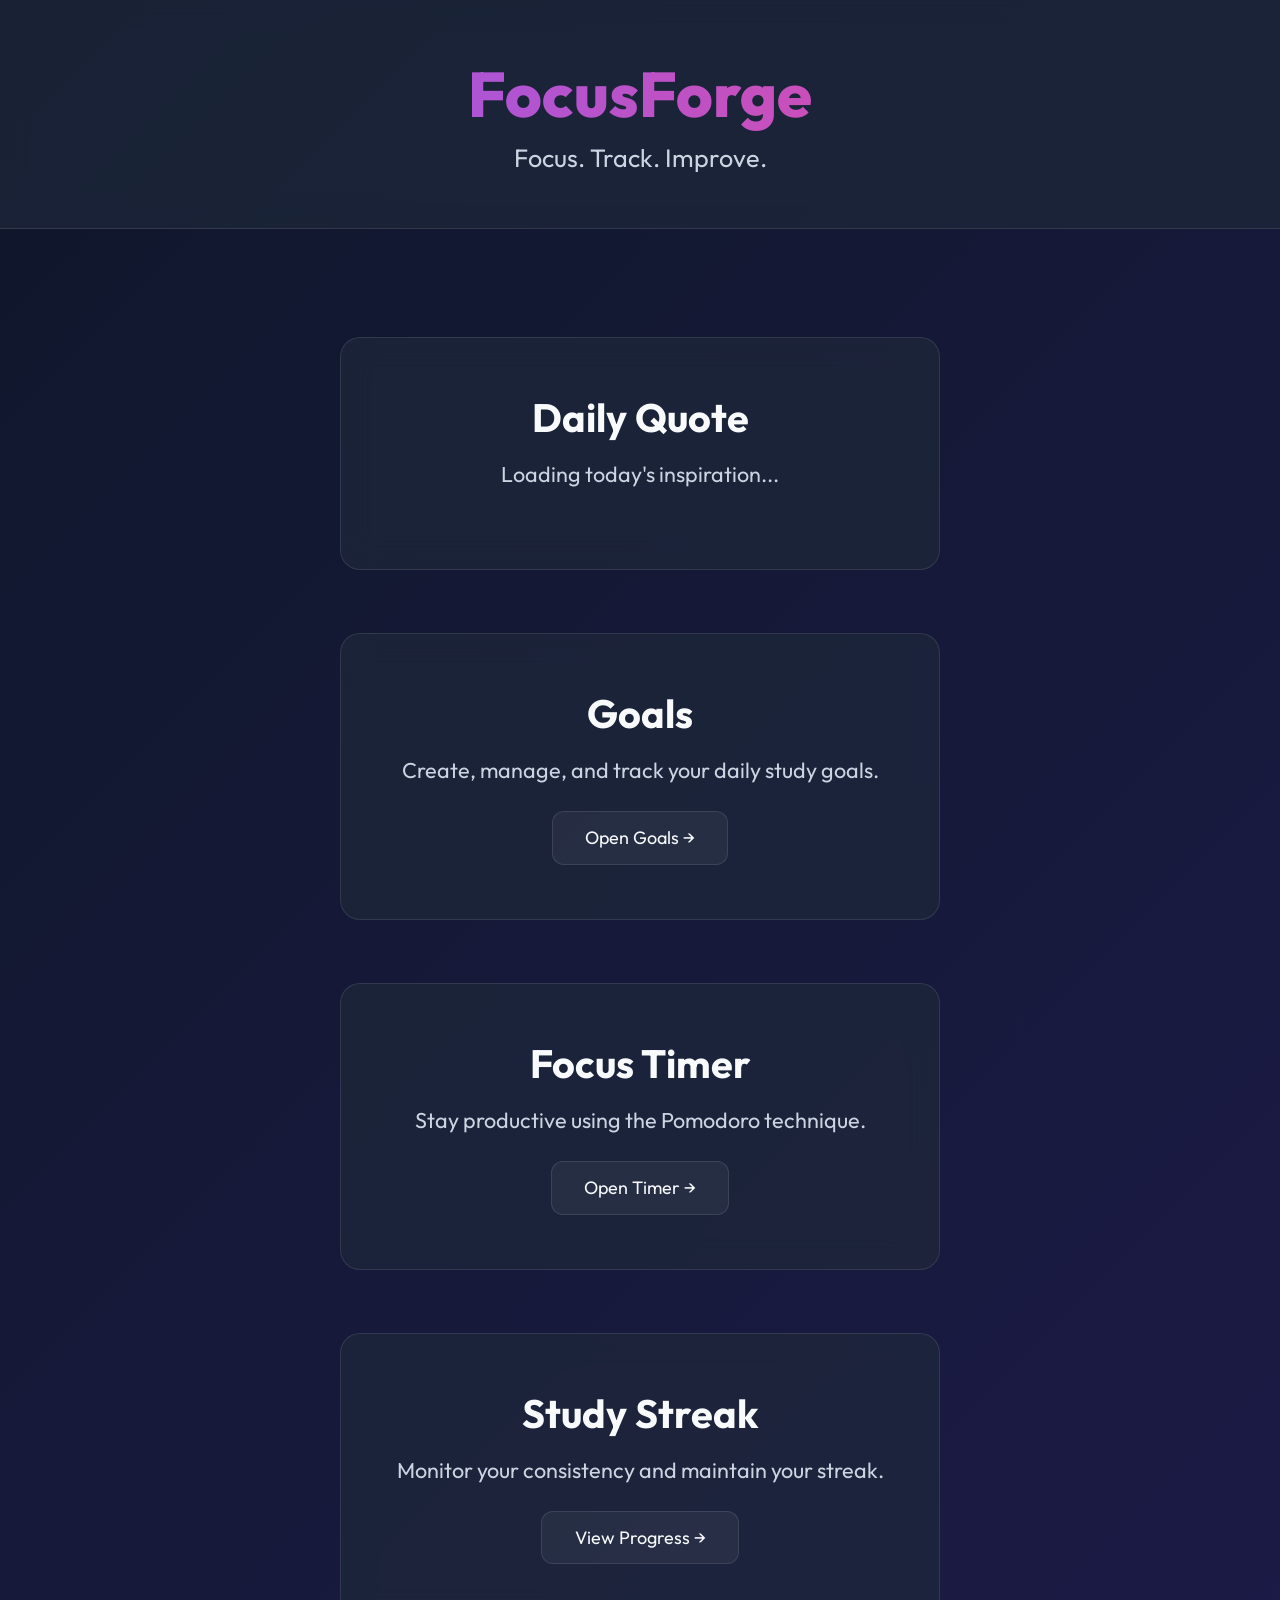
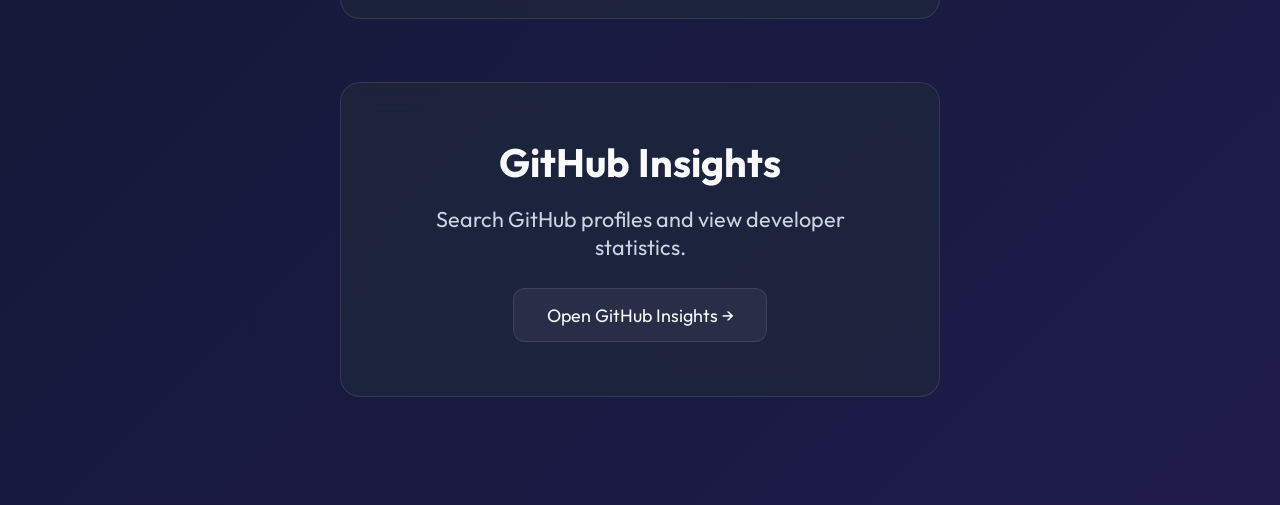
<file: index.html>
<!DOCTYPE html>

<html lang="en">
<head>
    <meta charset="UTF-8">
    <meta name="viewport" content="width=device-width, initial-scale=1.0">
    <title>FocusForge</title>
    <link rel="stylesheet" href="style.css">
</head>
<body>

<header>
    <h1>FocusForge</h1>
    <p>Focus. Track. Improve.</p>
</header>

<main>

    <section>
        <h2>Daily Quote</h2>
        <p id="quote">Loading today's inspiration...</p>
    </section>

    <section>
        <h2>Goals</h2>
        <p>
            Create, manage, and track your daily study goals.
        </p>
        <a href="goals.html">Open Goals →</a>
    </section>

    <section>
        <h2>Focus Timer</h2>
        <p>
            Stay productive using the Pomodoro technique.
        </p>
        <a href="timer.html">Open Timer →</a>
    </section>

    <section>
        <h2>Study Streak</h2>
        <p>
            Monitor your consistency and maintain your streak.
        </p>
        <a href="streak.html">View Progress →</a>
    </section>

    <section>
        <h2>GitHub Insights</h2>
        <p>
            Search GitHub profiles and view developer statistics.
        </p>
        <a href="github.html">Open GitHub Insights →</a>
    </section>

</main>

<script src="script.js"></script>

</body>
</html>
</file>
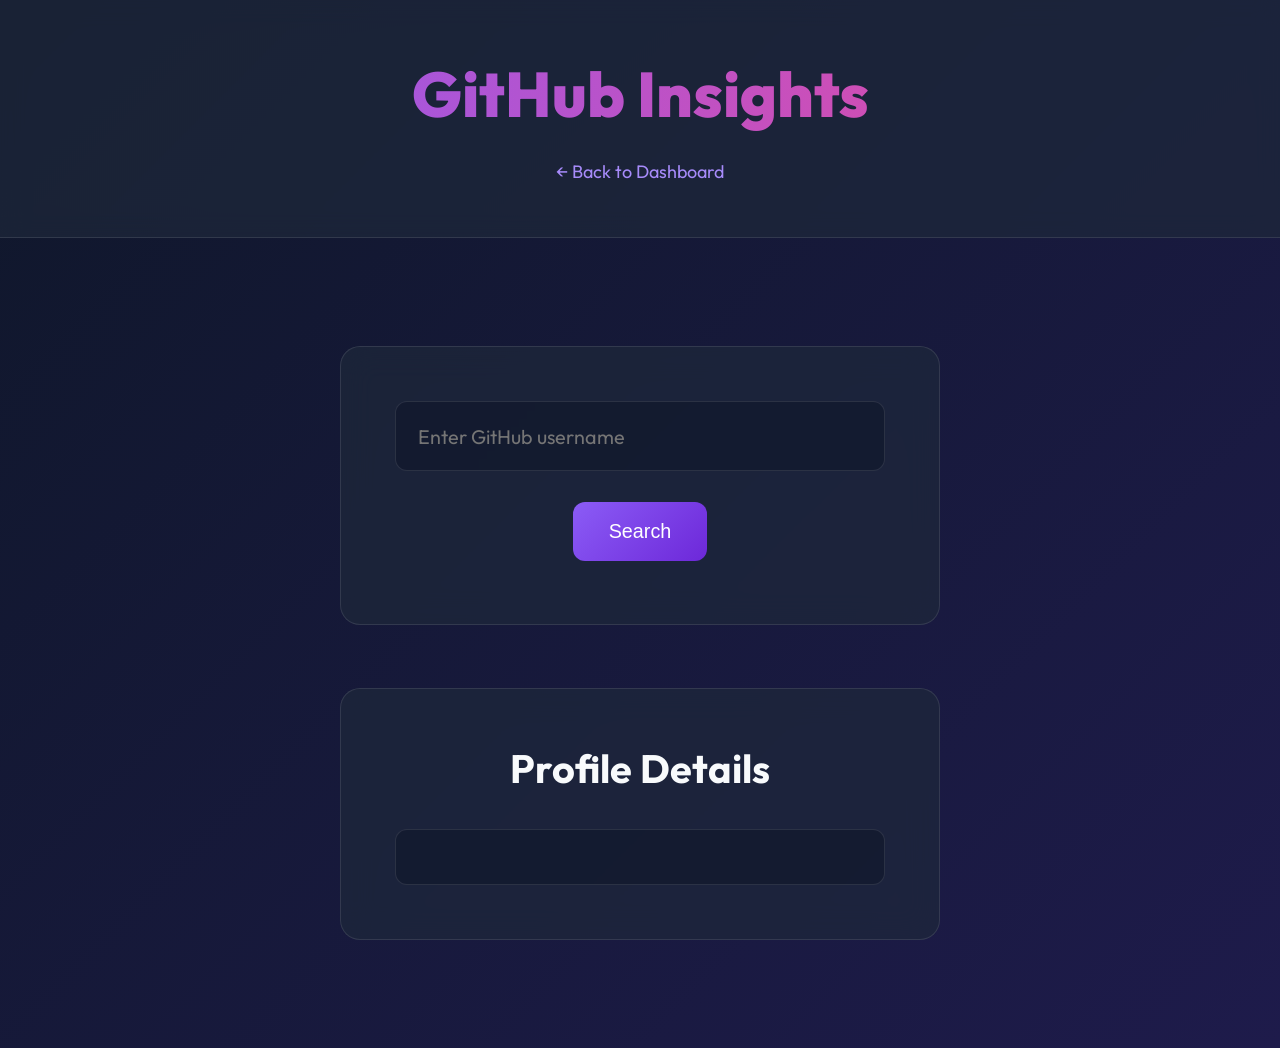
<file: github.html>
<!DOCTYPE html>
<html lang="en">
<head>
    <meta charset="UTF-8">
    <meta name="viewport" content="width=device-width, initial-scale=1.0">
    <title>GitHub Insights | FocusForge</title>
    <link rel="stylesheet" href="style.css">
</head>
<body>

    <header>
        <h1>GitHub Insights</h1>
        <a href="index.html">← Back to Dashboard</a>
    </header>

    <main>

        <section>

            <input
                type="text"
                id="gitUsername"
                placeholder="Enter GitHub username"
            >

            <button id="searchGithubBtn">
                Search
            </button>

        </section>

        <section>

            <h2>Profile Details</h2>

            <div id="profileDetails">
            </div>

        </section>

    </main>

    <script src="script.js"></script>

</body>
</html>
</file>
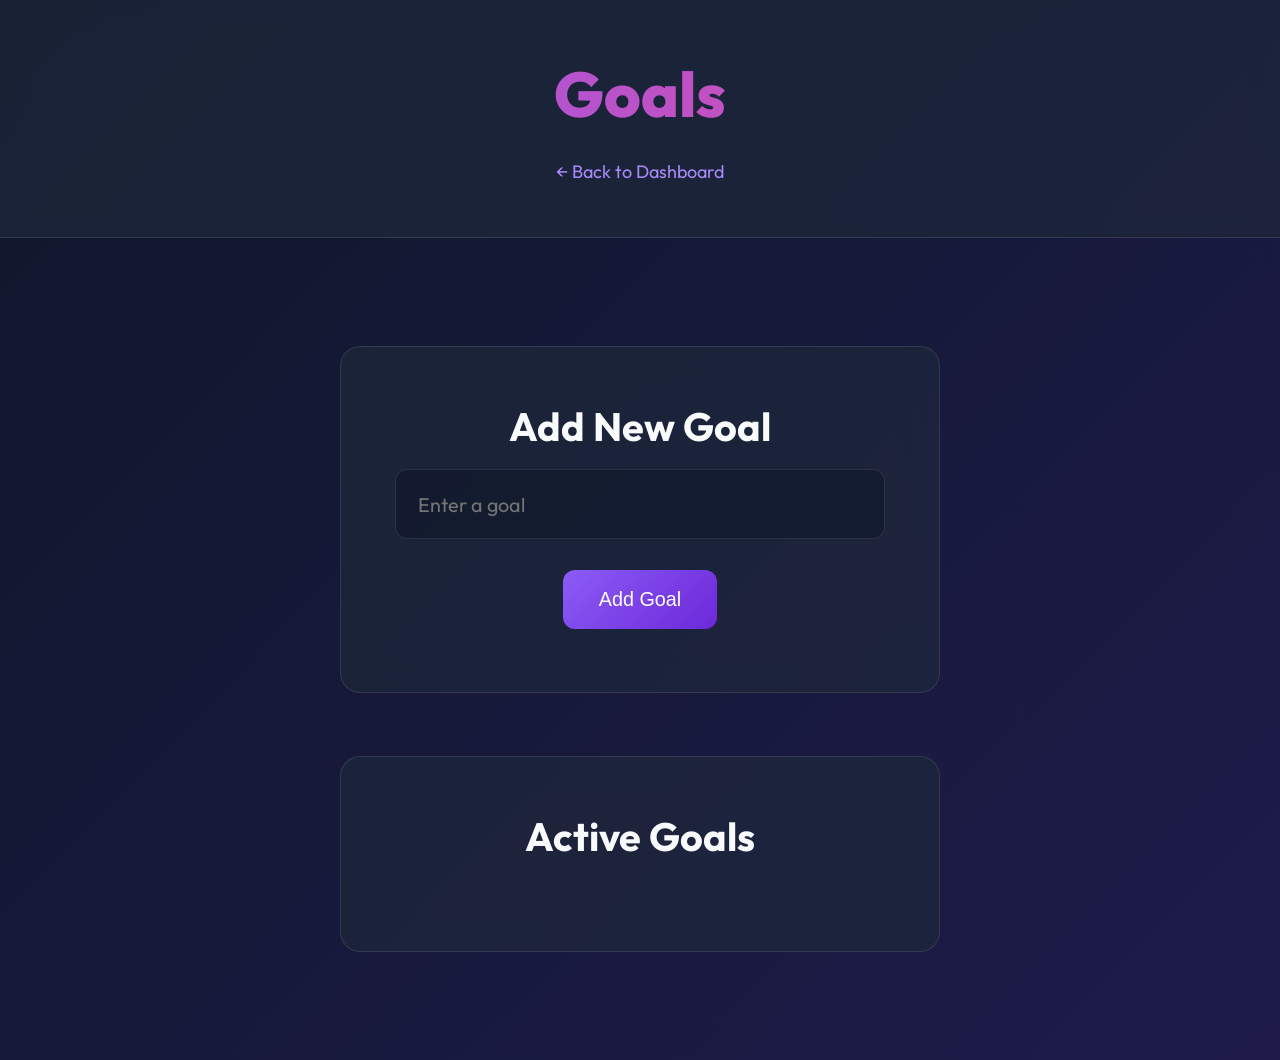
<file: goals.html>
<!DOCTYPE html>
<html lang="en">
<head>
    <meta charset="UTF-8">
    <meta name="viewport" content="width=device-width, initial-scale=1.0">
    <title>Goals | FocusForge</title>
    <link rel="stylesheet" href="style.css">
</head>
<body>

    <header>
        <h1>Goals</h1>
        <a href="index.html">← Back to Dashboard</a>
    </header>

    <main>

        <section>
            <h2>Add New Goal</h2>

            <input
                type="text"
                id="goalInput"
                placeholder="Enter a goal"
            >

            <button id="addGoalBtn">
                Add Goal
            </button>
        </section>

        <section>
            <h2>Active Goals</h2>

            <ul id="goalList">
            </ul>
        </section>

    </main>

    <script src="script.js"></script>

</body>
</html>
</file>
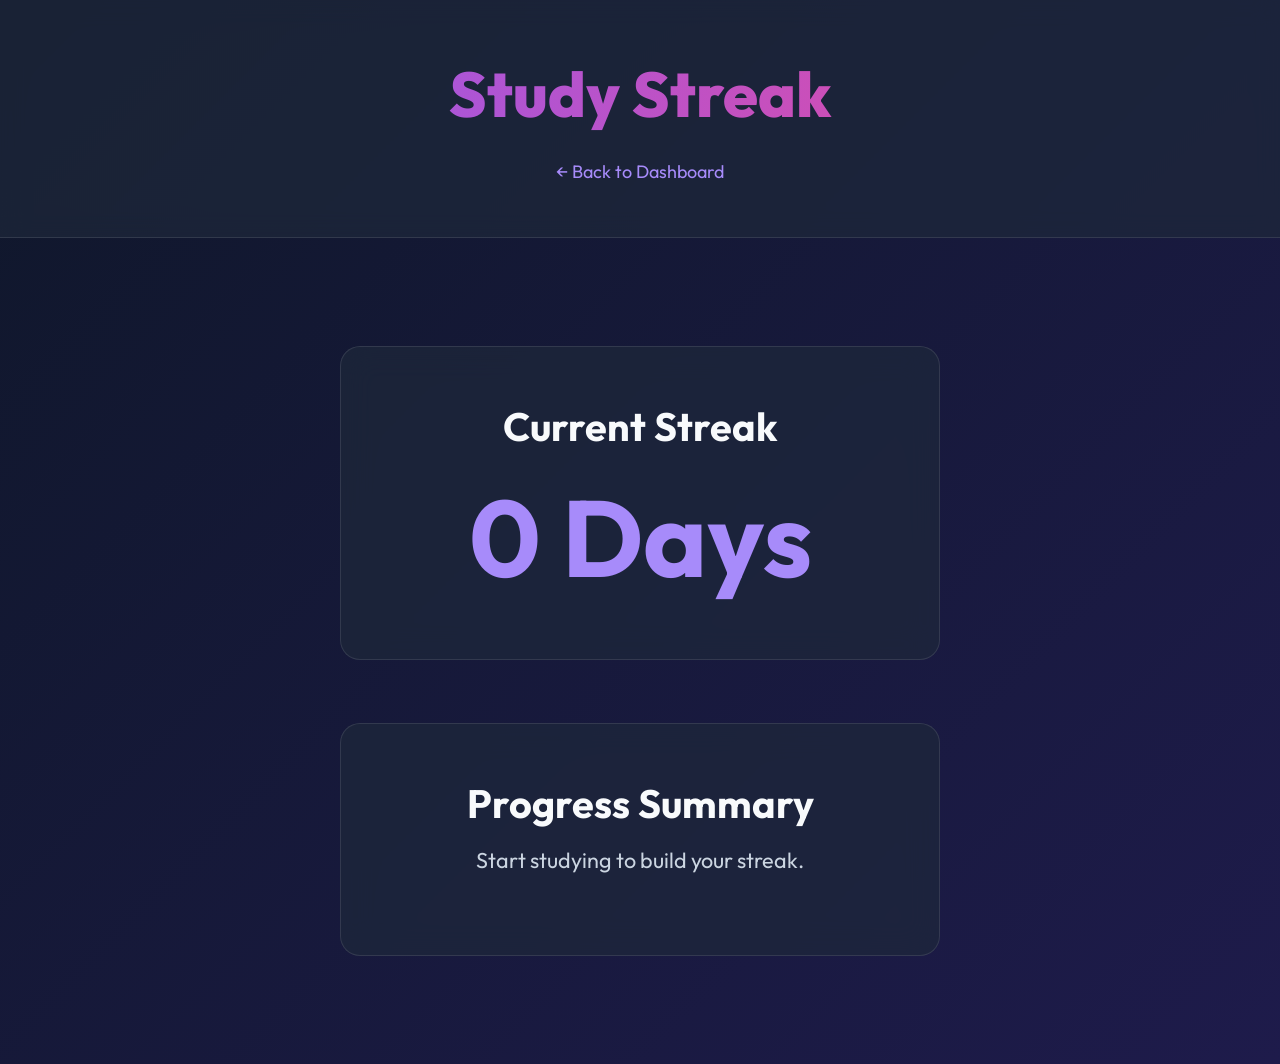
<file: streak.html>
<!DOCTYPE html>
<html lang="en">
<head>
    <meta charset="UTF-8">
    <meta name="viewport" content="width=device-width, initial-scale=1.0">
    <title>Study Streak | FocusForge</title>
    <link rel="stylesheet" href="style.css">
</head>
<body>

    <header>
        <h1>Study Streak</h1>
        <a href="index.html">← Back to Dashboard</a>
    </header>

    <main>

        <section>

            <h2>Current Streak</h2>

            <h1 id="streakCount">
                0 Days
            </h1>

        </section>

        <section>

            <h2>Progress Summary</h2>

            <p id="progressSummary">
                Start studying to build your streak.
            </p>

        </section>

    </main>

    <script src="script.js"></script>

</body>
</html>
</file>
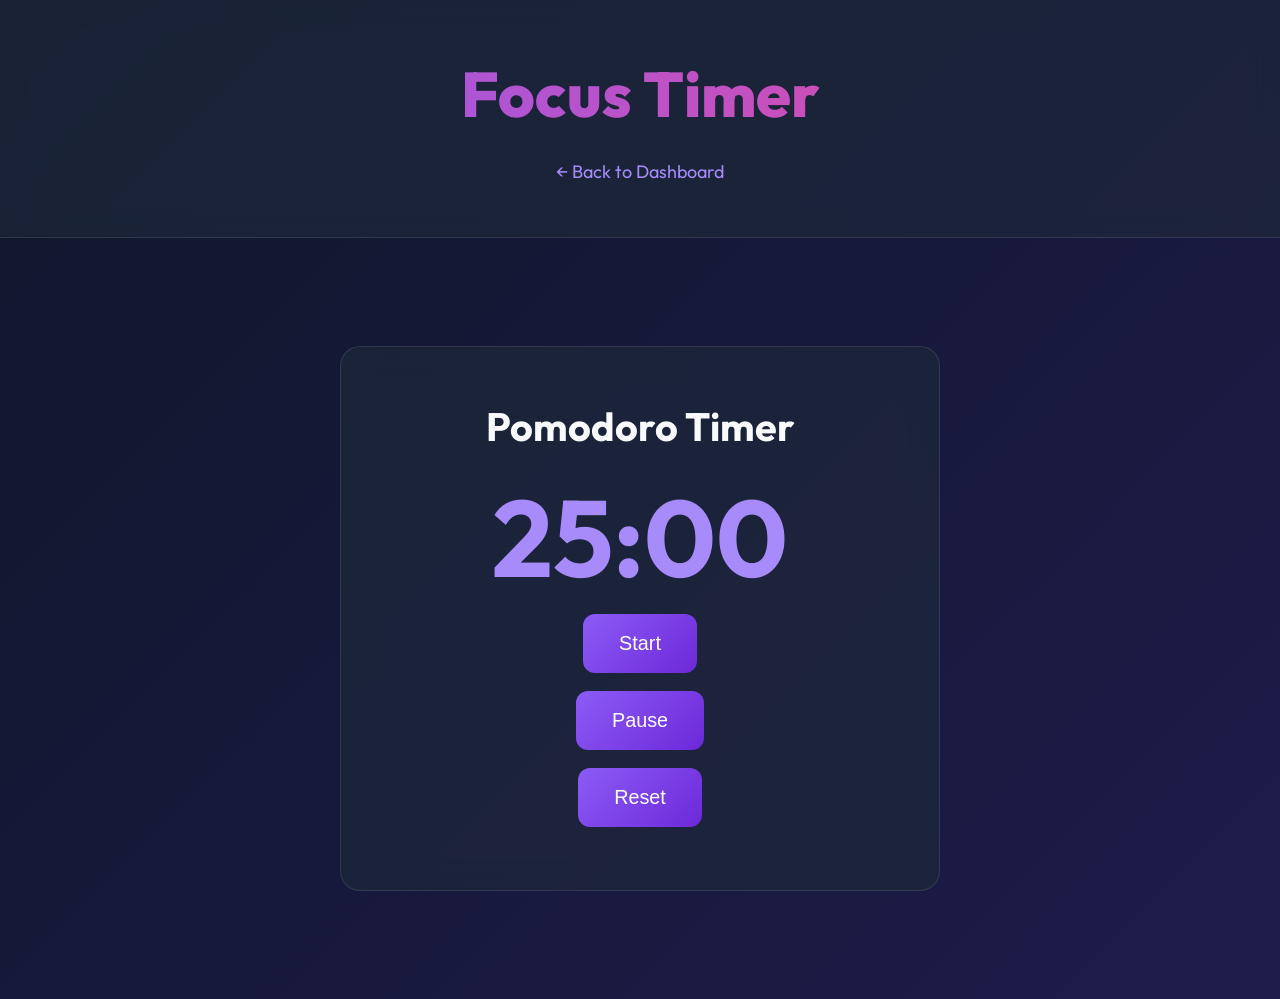
<file: timer.html>
<!DOCTYPE html>
<html lang="en">
<head>
    <meta charset="UTF-8">
    <meta name="viewport" content="width=device-width, initial-scale=1.0">
    <title>Focus Timer | FocusForge</title>
    <link rel="stylesheet" href="style.css">
</head>
<body>

    <header>
        <h1>Focus Timer</h1>
        <a href="index.html">← Back to Dashboard</a>
    </header>

    <main>

        <section>

            <h2>Pomodoro Timer</h2>

            <h1 id="timerDisplay">
                25:00
            </h1>

            <button id="startBtn">
                Start
            </button>

            <button id="pauseBtn">
                Pause
            </button>

            <button id="resetBtn">
                Reset
            </button>

        </section>

    </main>

    <script src="script.js"></script>

</body>
</html>
</file>
<file: style.css>
/* Import Outfit font from Google Fonts */
@import url('https://fonts.googleapis.com/css2?family=Outfit:wght@300;400;600;800&display=swap');

/* 1. RESET: Remove default browser spacing */
* {
  box-sizing: border-box;
  margin: 0;
  padding: 0;
}

html {
  font-size: 18px; /* Makes 1rem = 18px, scaling everything up */
}

/* 2. BODY: The main background of the page */
body {
  font-family: 'Outfit', sans-serif;
  background-color: #0f172a; /* Dark blue background */
  background-image: linear-gradient(135deg, #0f172a 0%, #1e1b4b 100%);
  color: #f8fafc; /* White text */
  min-height: 100vh; /* Covers the whole screen height */
  display: flex; /* Flexbox is needed here to push footer/content down */
  flex-direction: column;
}

/* 3. HEADER: The top section */
header {
  padding: 3rem 2rem;
  text-align: center;
  background-color: rgba(30, 41, 59, 0.7); /* Slightly see-through background */
  backdrop-filter: blur(12px); /* Makes the background behind it blurry */
  border-bottom: 1px solid rgba(255, 255, 255, 0.1); /* Subtle white line */
}

header h1 {
  font-size: 3.5rem;
  font-weight: 800;
  /* This creates the purple-to-pink text color */
  background: linear-gradient(to right, #8b5cf6, #ec4899);
  background-clip: text;
  -webkit-background-clip: text;
  color: transparent;
  margin-bottom: 0.5rem;
}

header p {
  color: #cbd5e1; /* Light gray text */
  font-size: 1.4rem;
}

header a {
  display: inline-block;
  margin-top: 1rem;
  color: #a78bfa; /* Light purple link */
  text-decoration: none;
}

header a:hover {
  color: #f8fafc; /* Turns white when hovered */
}

/* 4. MAIN CONTAINER: Holds all the cards */
main {
  flex: 1; 
  padding: 6rem 2rem;
  max-width: 1600px;
  margin: 0 auto; /* Centers the container */
  width: 100%;
  
  /* Flexbox is used here to put cards side-by-side */
  display: flex;
  flex-wrap: wrap; /* Allows cards to wrap to the next line if screen is small */
  gap: 3.5rem; /* Space between cards */
  justify-content: center; /* Centers the cards horizontally */
}

/* 5. CARDS (Sections) */
section {
  background-color: rgba(30, 41, 59, 0.7);
  backdrop-filter: blur(16px);
  border: 1px solid rgba(255, 255, 255, 0.1);
  border-radius: 20px; /* Rounded corners */
  padding: 3rem;
  width: 100%;
  max-width: 600px; /* Maximum width of a card */
  text-align: center;
  
  /* Flexbox used to align content inside the card */
  display: flex;
  flex-direction: column;
  align-items: center;
  
  /* Smooth animation when hovered */
  transition: transform 0.3s ease, border-color 0.3s ease;
}

/* When you hover over a card... */
section:hover {
  transform: translateY(-8px); /* Moves it slightly up */
  border-color: rgba(139, 92, 246, 0.4); /* Purple border appears */
}

section h2 {
  font-size: 2.2rem;
  margin-bottom: 1rem;
  color: #f8fafc;
}

section p {
  color: #cbd5e1;
  font-size: 1.2rem;
  margin-bottom: 1.5rem;
}

/* Buttons inside the cards */
section a {
  margin-top: auto; /* Pushes the button to the bottom */
  padding: 0.8rem 1.8rem;
  background-color: rgba(255, 255, 255, 0.05);
  border: 1px solid rgba(255, 255, 255, 0.1);
  color: #f8fafc;
  text-decoration: none;
  border-radius: 12px;
  transition: background-color 0.3s ease;
}

section a:hover {
  background-color: #8b5cf6; /* Turns purple */
  border-color: #8b5cf6;
}

/* 6. BIG NUMBERS (Timer & Streak) */
h1#timerDisplay, h1#streakCount {
  font-size: 6rem; 
  color: #a78bfa;
}

/* 7. INPUT BOXES */
input[type="text"] {
  width: 100%;
  padding: 1.2rem;
  background-color: rgba(15, 23, 42, 0.6);
  border: 1px solid rgba(255, 255, 255, 0.1);
  border-radius: 12px;
  color: #f8fafc;
  font-size: 1.1rem;
  margin-bottom: 1.2rem;
  font-family: 'Outfit', sans-serif;
  outline: none;
}

input[type="text"]:focus {
  border-color: #8b5cf6; /* Purple border when clicking the input */
}

/* 8. BUTTONS */
button {
  background-image: linear-gradient(135deg, #8b5cf6, #6d28d9);
  color: white;
  border: none;
  padding: 1rem 2rem;
  font-size: 1.1rem;
  border-radius: 12px;
  cursor: pointer;
  margin: 0.5rem;
  transition: transform 0.3s ease;
}

button:hover {
  transform: translateY(-3px); /* Moves up slightly */
}

/* 9. GOALS LIST */
ul {
  list-style: none; /* Removes bullet points */
  width: 100%;
  margin-top: 1rem;
}

li {
  background-color: rgba(15, 23, 42, 0.6);
  padding: 1.2rem;
  border-radius: 12px;
  margin-bottom: 0.8rem;
  border: 1px solid rgba(255, 255, 255, 0.1);
  display: flex;
  justify-content: space-between;
}

/* 10. GITHUB PROFILE DETAILS */
#profileDetails {
  width: 100%;
  margin-top: 1rem;
  background-color: rgba(15, 23, 42, 0.6);
  padding: 1.5rem;
  border-radius: 12px;
  border: 1px solid rgba(255, 255, 255, 0.1);
  text-align: left;
}

#profileDetails img {
  border-radius: 50%; /* Makes image circular */
  margin-bottom: 1rem;
  border: 2px solid #8b5cf6;
}

/* 11. MOBILE & LARGE SCREEN ADJUSTMENTS */
@media (max-width: 768px) {
  header h1 { font-size: 2.5rem; }
  h1#timerDisplay, h1#streakCount { font-size: 4rem; }
  section { padding: 2rem 1.5rem; }
}

@media (min-width: 1600px) {
  html { font-size: 22px; }
  main { max-width: 1800px; gap: 5rem; }
  section { max-width: 750px; padding: 4rem; }
}
</file>
